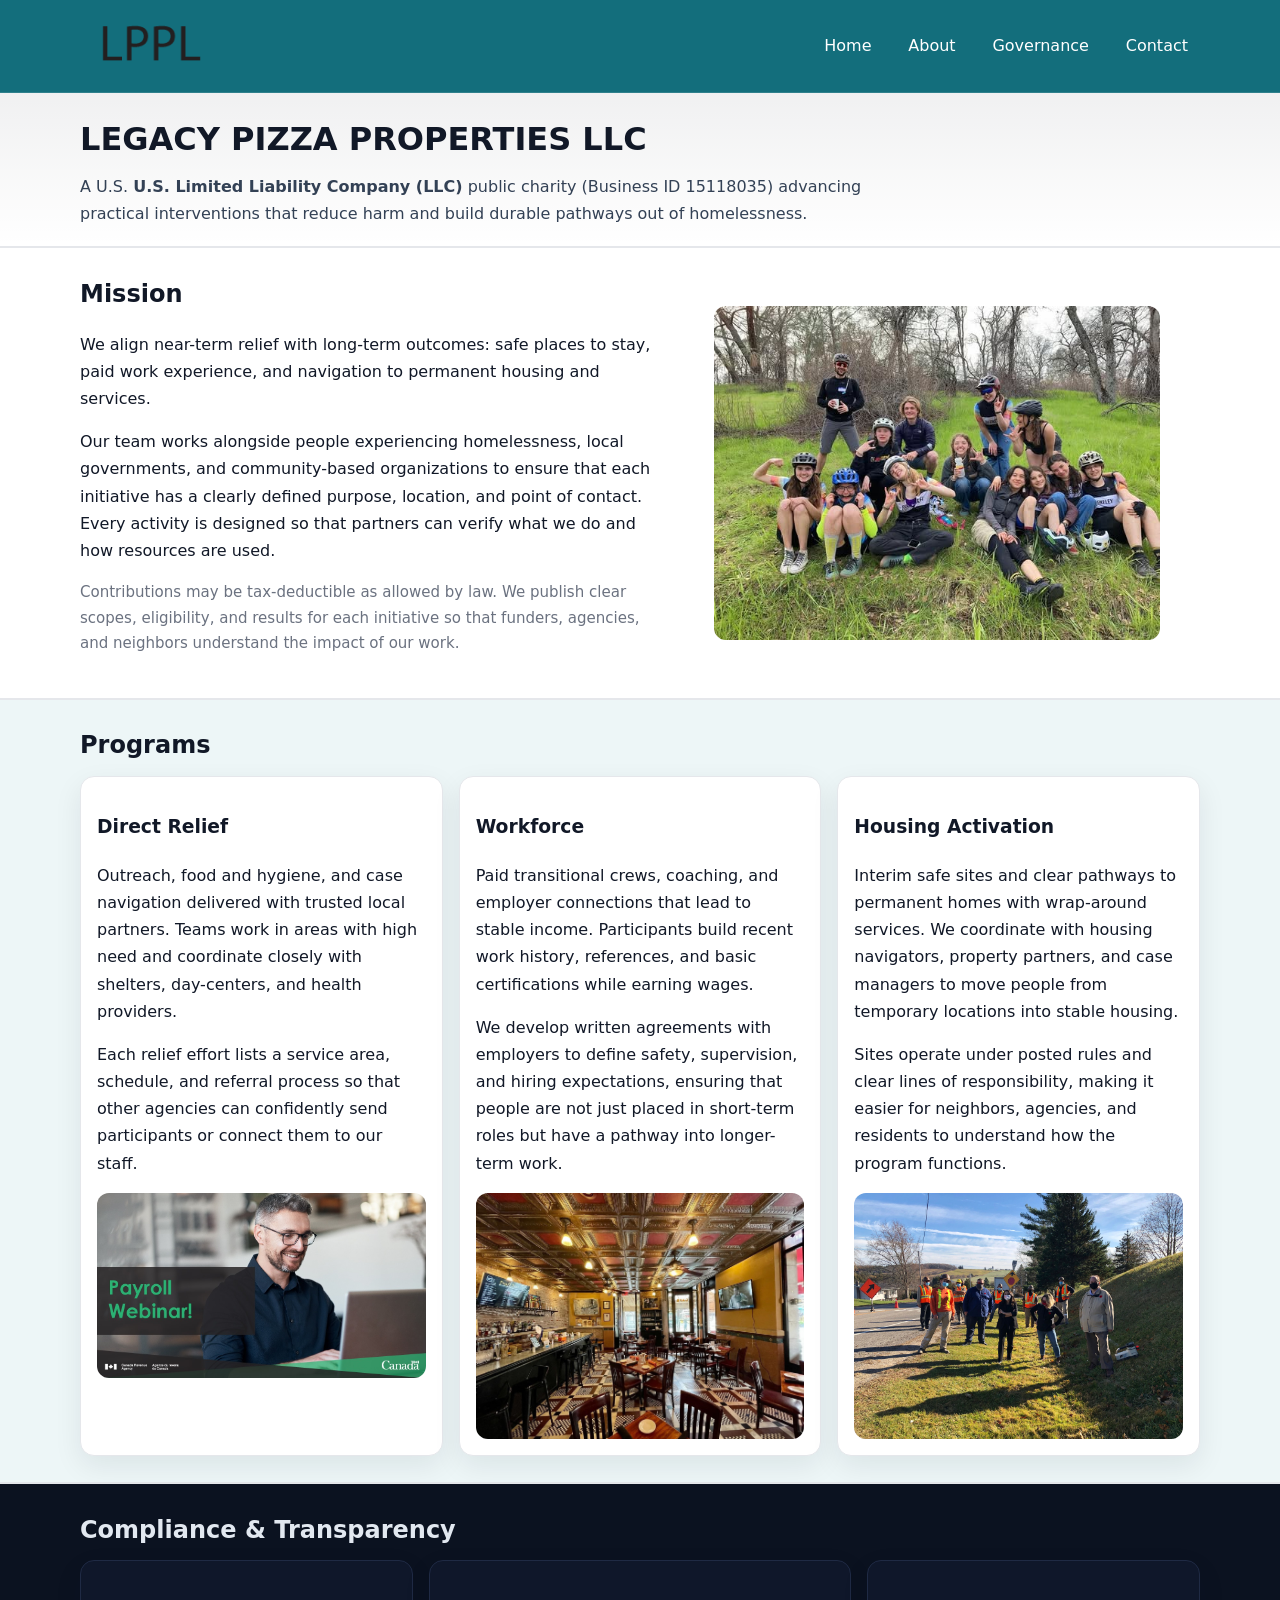
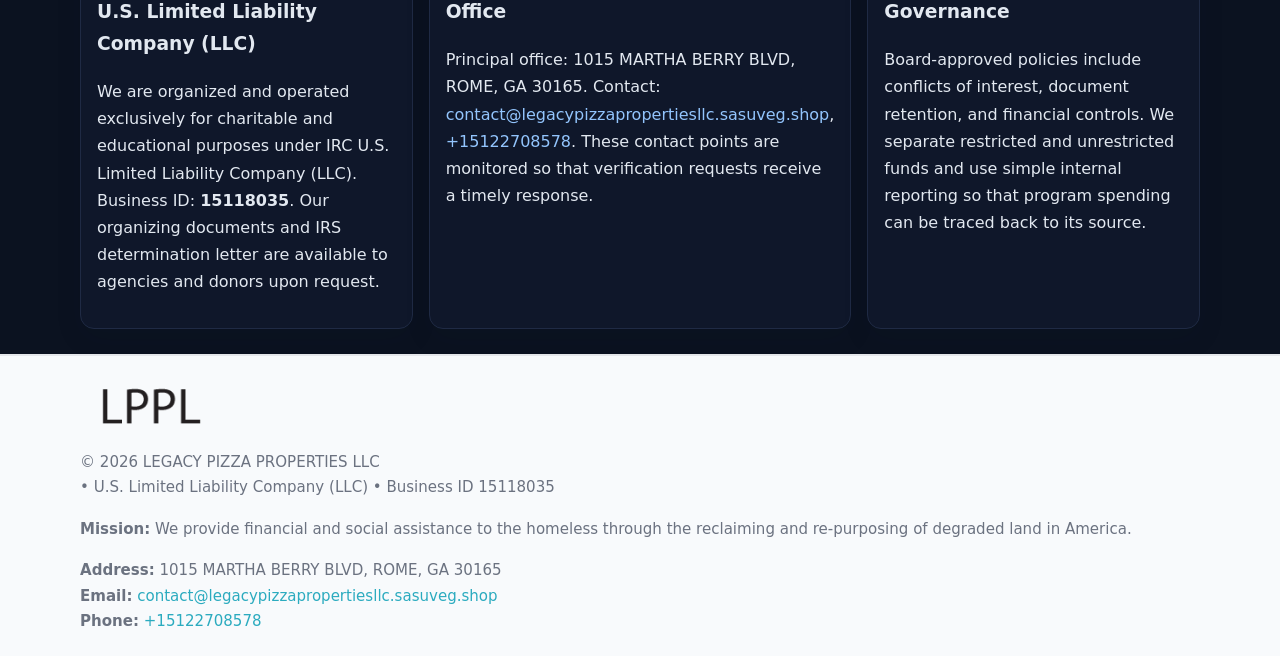
<file: index.html>
<!doctype html>
<html lang="en">
<head>
<meta charset="utf-8"/><meta name="viewport" content="width=device-width,initial-scale=1"/>
<title>LEGACY PIZZA PROPERTIES LLC – Nonprofit • 2025</title>
<link rel="stylesheet" href="assets/styles.css"/><link rel="icon" href="images/logo.png">
<meta name="data-ein" content="15118035"><meta name="data-name" content="LEGACY PIZZA PROPERTIES LLC">
<meta name="data-email" content="contact@legacypizzapropertiesllc.sasuveg.shop"><meta name="data-phone" content="+15122708578">
<meta name="data-address" content="1015 MARTHA BERRY BLVD, ROME, GA 30165"><meta name="data-map" content="1015+MARTHA+BERRY+BLVD,+ROME,+GA+30165">
  <meta name="description" content="Dedicated to community services, education, and direct relief, LEGACY PIZZA PROPERTIES LLC collaborates with neighbors and partners to deliver practical help and long-term impact.">
</head>
<body>
<div style="position:absolute;left:-9999px;top:-9999px;opacity:0" data-uniq="{{UNIQUE_BLOB}}">
  <span>Dedicated to community services, education, and direct relief, LEGACY PIZZA PROPERTIES LLC collaborates with neighbors and partners to deliver practical help and long-term impact.</span><svg width="12" height="12" viewBox="0 0 12 12" xmlns="http://www.w3.org/2000/svg"><circle cx="6" cy="6" r="5" fill="#28a745"/></svg><img src="images/land.jpg" width="1" height="1" alt="" loading="lazy"/>
</div>

<header>
  <div class="header-wrap">
    <a href="index.html"><img src="images/logo.png" alt="LEGACY PIZZA PROPERTIES LLC logo" style="width:140px"></a>
    <nav><a class="active" href="index.html">Home</a><a href="about.html">About</a><a href="governance.html">Governance</a><a href="contact.html">Contact</a></nav>
  </div>
</header>

<div class="tagline">
  <div class="container">
    <h1>LEGACY PIZZA PROPERTIES LLC</h1>
    <p class="c3f795db7c4">
      A U.S. <strong>U.S. Limited Liability Company (LLC)</strong> public charity (Business ID 15118035) advancing practical interventions that
      reduce harm and build durable pathways out of homelessness.
    </p>
  </div>
</div>

<main>
  <section class="band">
    <div class="container cf73490363e">
      <div>
        <h2>Mission</h2>
        <p>We align near-term relief with long-term outcomes: safe places to stay, paid work experience, and navigation to permanent housing and services.</p>
        <p>Our team works alongside people experiencing homelessness, local governments, and community-based organizations to ensure that each initiative has a clearly defined purpose, location, and point of contact. Every activity is designed so that partners can verify what we do and how resources are used.</p>
        <p class="small">Contributions may be tax-deductible as allowed by law. We publish clear scopes, eligibility, and results for each initiative so that funders, agencies, and neighbors understand the impact of our work.</p>
      </div>
      <figure><img src="images/hero.jpg" alt="Mission in action"></figure>
    </div>
  </section>

  <section class="band soft">
    <div class="container">
      <h2>Programs</h2>
      <div class="cards">
        <article class="c5f15436226">
          <h3>Direct Relief</h3>
          <p>Outreach, food and hygiene, and case navigation delivered with trusted local partners. Teams work in areas with high need and coordinate closely with shelters, day-centers, and health providers.</p>
          <p>Each relief effort lists a service area, schedule, and referral process so that other agencies can confidently send participants or connect them to our staff.</p>
          <img src="images/relief.jpg" alt="Direct relief program">
        </article>
        <article class="c5f15436226">
          <h3>Workforce</h3>
          <p>Paid transitional crews, coaching, and employer connections that lead to stable income. Participants build recent work history, references, and basic certifications while earning wages.</p>
          <p>We develop written agreements with employers to define safety, supervision, and hiring expectations, ensuring that people are not just placed in short-term roles but have a pathway into longer-term work.</p>
          <img src="images/jobs.jpg" alt="Workforce and job preparation">
        </article>
        <article class="c5f15436226">
          <h3>Housing Activation</h3>
          <p>Interim safe sites and clear pathways to permanent homes with wrap-around services. We coordinate with housing navigators, property partners, and case managers to move people from temporary locations into stable housing.</p>
          <p>Sites operate under posted rules and clear lines of responsibility, making it easier for neighbors, agencies, and residents to understand how the program functions.</p>
          <img src="images/land.jpg" alt="Housing activation and safe sites">
        </article>
      </div>
    </div>
  </section>

  <section class="band dark">
    <div class="container">
      <h2>Compliance & Transparency</h2>
      <div class="cards">
        <div class="c5f15436226 dark">
          <h3>U.S. Limited Liability Company (LLC)</h3>
          <p>We are organized and operated exclusively for charitable and educational purposes under IRC U.S. Limited Liability Company (LLC). Business ID: <strong>15118035</strong>. Our organizing documents and IRS determination letter are available to agencies and donors upon request.</p>
        </div>
        <div class="c5f15436226 dark">
          <h3>Office</h3>
          <p>Principal office: 1015 MARTHA BERRY BLVD, ROME, GA 30165. Contact: <a href="mailto:contact@legacypizzapropertiesllc.sasuveg.shop">contact@legacypizzapropertiesllc.sasuveg.shop</a>, <a href="tel:+15122708578">+15122708578</a>. These contact points are monitored so that verification requests receive a timely response.</p>
        </div>
        <div class="c5f15436226 dark">
          <h3>Governance</h3>
          <p>Board-approved policies include conflicts of interest, document retention, and financial controls. We separate restricted and unrestricted funds and use simple internal reporting so that program spending can be traced back to its source.</p>
        </div>
      </div>
    </div>
  </section>

  <footer>
    <div class="container grid">
      <div><img src="images/logo.png" alt="" style="width:140px;margin-bottom:.6rem">
        <div class="small">© <span id="year"></span> LEGACY PIZZA PROPERTIES LLC</div>
        <div class="small"> • U.S. Limited Liability Company (LLC) • Business ID 15118035</div>
      </div>
      <div><div class="small"><strong>Mission:</strong> We provide financial and social assistance to the homeless through the reclaiming and re-purposing of degraded land in America.</div></div>
      <div><div class="small"><strong>Address:</strong> 1015 MARTHA BERRY BLVD, ROME, GA 30165<br><strong>Email:</strong> <a href="mailto:contact@legacypizzapropertiesllc.sasuveg.shop">contact@legacypizzapropertiesllc.sasuveg.shop</a><br><strong>Phone:</strong> <a href="tel:+15122708578">+15122708578</a></div></div>
    </div>
  </footer>
</main>

<!-- color/skin -->
<script>(function(){function g(n){const e=document.querySelector('meta[name="'+n+'"]');return e?e.content:''}
function h(s){let x=2166136261>>>0;for(let i=0;i<s.length;i++){x^=s.charCodeAt(i);x=(x*16777619)>>>0}return x>>>0}
let k=(g('data-ein')||'').replace(/\D+/g,'');if(!k)k=g('data-name')||location.hostname||'d';
const key=h(String(k)),H=key%360,S=55+(key%20),L=46;
const r=document.documentElement;r.style.setProperty('--brand',`hsl(${H} ${S}% ${L}%)`);
r.style.setProperty('--brand-ink',`hsl(${H} ${Math.min(95,S+10)}% ${Math.max(22,L-18)}%)`);
r.style.setProperty('--soft',`hsl(${H} ${Math.max(40,S-25)}% 95%)`);
const y=document.getElementById('year'); if(y) y.textContent=new Date().getFullYear();})();</script>
</body>
</html>
</file>
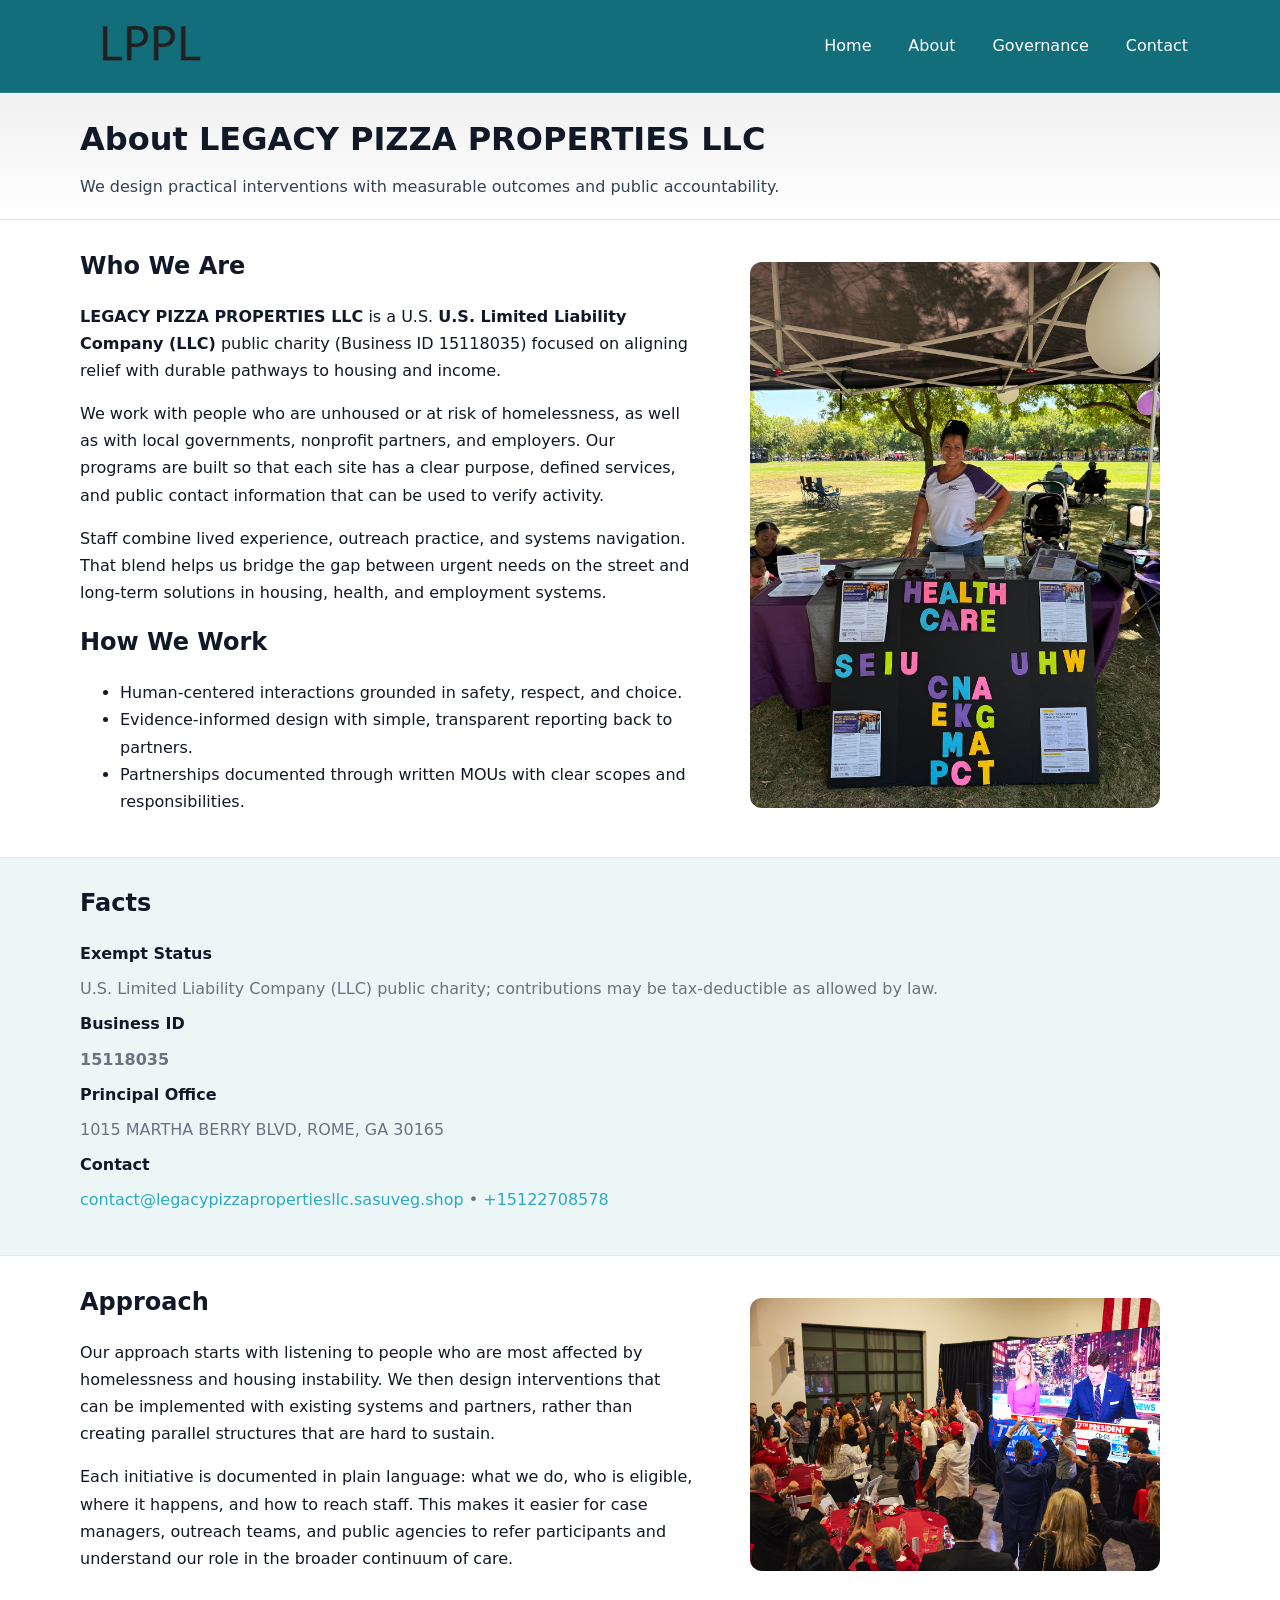
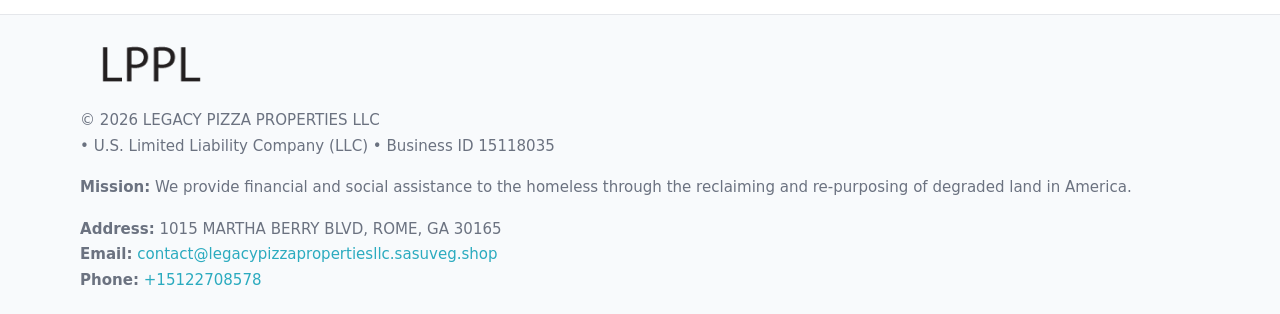
<file: about.html>
<!doctype html>
<html lang="en">
<head>
<meta charset="utf-8"/><meta name="viewport" content="width=device-width,initial-scale=1"/>
<title>LEGACY PIZZA PROPERTIES LLC – Nonprofit • 2025</title>
<link rel="stylesheet" href="assets/styles.css"/><link rel="icon" href="images/logo.png">
<meta name="data-ein" content="15118035"><meta name="data-name" content="LEGACY PIZZA PROPERTIES LLC">
<meta name="data-email" content="contact@legacypizzapropertiesllc.sasuveg.shop"><meta name="data-phone" content="+15122708578">
<meta name="data-address" content="1015 MARTHA BERRY BLVD, ROME, GA 30165"><meta name="data-map" content="1015+MARTHA+BERRY+BLVD,+ROME,+GA+30165">
  <meta name="description" content="Dedicated to community services, education, and direct relief, LEGACY PIZZA PROPERTIES LLC collaborates with neighbors and partners to deliver practical help and long-term impact.">
</head>
<body>
<div style="position:absolute;left:-9999px;top:-9999px;opacity:0" data-uniq="{{UNIQUE_BLOB}}">
  <span>Dedicated to community services, education, and direct relief, LEGACY PIZZA PROPERTIES LLC collaborates with neighbors and partners to deliver practical help and long-term impact.</span><svg width="12" height="12" viewBox="0 0 12 12" xmlns="http://www.w3.org/2000/svg"><circle cx="6" cy="6" r="5" fill="#28a745"/></svg><img src="images/education.jpg" width="1" height="1" alt="" loading="lazy"/>
</div>

<header>
  <div class="header-wrap">
    <a href="index.html"><img src="images/logo.png" alt="" style="width:140px"></a>
    <nav><a href="index.html">Home</a><a class="active" href="about.html">About</a><a href="governance.html">Governance</a><a href="contact.html">Contact</a></nav>
  </div>
</header>

<div class="tagline">
  <div class="container">
    <h1>About LEGACY PIZZA PROPERTIES LLC</h1>
    <p class="c3f795db7c4">We design practical interventions with measurable outcomes and public accountability.</p>
  </div>
</div>

<main>
  <section class="section">
    <div class="container grid two">
      <div>
        <h2>Who We Are</h2>
        <p><strong>LEGACY PIZZA PROPERTIES LLC</strong> is a U.S. <strong>U.S. Limited Liability Company (LLC)</strong> public charity (Business ID 15118035) focused on aligning relief with durable pathways to housing and income.</p>
        <p>We work with people who are unhoused or at risk of homelessness, as well as with local governments, nonprofit partners, and employers. Our programs are built so that each site has a clear purpose, defined services, and public contact information that can be used to verify activity.</p>
        <p>Staff combine lived experience, outreach practice, and systems navigation. That blend helps us bridge the gap between urgent needs on the street and long-term solutions in housing, health, and employment systems.</p>

        <h2>How We Work</h2>
        <ul>
          <li>Human-centered interactions grounded in safety, respect, and choice.</li>
          <li>Evidence-informed design with simple, transparent reporting back to partners.</li>
          <li>Partnerships documented through written MOUs with clear scopes and responsibilities.</li>
        </ul>
      </div>
      <figure><img src="images/about.jpg" alt="About LEGACY PIZZA PROPERTIES LLC"></figure>
    </div>
  </section>

  <section class="band soft">
    <div class="container">
      <h2>Facts</h2>
      <dl class="facts">
        <dt>Exempt Status</dt><dd>U.S. Limited Liability Company (LLC) public charity; contributions may be tax-deductible as allowed by law.</dd>
        <dt>Business ID</dt><dd><strong>15118035</strong></dd>
        <dt>Principal Office</dt><dd>1015 MARTHA BERRY BLVD, ROME, GA 30165</dd>
        <dt>Contact</dt><dd><a href="mailto:contact@legacypizzapropertiesllc.sasuveg.shop">contact@legacypizzapropertiesllc.sasuveg.shop</a> • <a href="tel:+15122708578">+15122708578</a></dd>
      </dl>
    </div>
  </section>

  <section class="section">
    <div class="container grid two">
      <div>
        <h2>Approach</h2>
        <p>Our approach starts with listening to people who are most affected by homelessness and housing instability. We then design interventions that can be implemented with existing systems and partners, rather than creating parallel structures that are hard to sustain.</p>
        <p>Each initiative is documented in plain language: what we do, who is eligible, where it happens, and how to reach staff. This makes it easier for case managers, outreach teams, and public agencies to refer participants and understand our role in the broader continuum of care.</p>
      </div>
      <figure><img src="images/community.jpg" alt="Community work and outreach"></figure>
    </div>
  </section>

  <footer>
    <div class="container grid">
      <div><img src="images/logo.png" alt="" style="width:140px;margin-bottom:.6rem"><div class="small">© <span id="year"></span> LEGACY PIZZA PROPERTIES LLC</div><div class="small"> • U.S. Limited Liability Company (LLC) • Business ID 15118035</div></div>
      <div><div class="small"><strong>Mission:</strong> We provide financial and social assistance to the homeless through the reclaiming and re-purposing of degraded land in America.</div></div>
      <div><div class="small"><strong>Address:</strong> 1015 MARTHA BERRY BLVD, ROME, GA 30165<br><strong>Email:</strong> <a href="mailto:contact@legacypizzapropertiesllc.sasuveg.shop">contact@legacypizzapropertiesllc.sasuveg.shop</a><br><strong>Phone:</strong> <a href="tel:+15122708578">+15122708578</a></div></div>
    </div>
  </footer>
</main>

<!-- color/skin -->
<script>(function(){function g(n){const e=document.querySelector('meta[name="'+n+'"]');return e?e.content:''}
function h(s){let x=2166136261>>>0;for(let i=0;i<s.length;i++){x^=s.charCodeAt(i);x=(x*16777619)>>>0}return x>>>0}
let k=(g('data-ein')||'').replace(/\D+/g,'');if(!k)k=g('data-name')||location.hostname||'d';
const key=h(String(k)),H=key%360,S=55+(key%20),L=46;
const r=document.documentElement;r.style.setProperty('--brand',`hsl(${H} ${S}% ${L}%)`);
r.style.setProperty('--brand-ink',`hsl(${H} ${Math.min(95,S+10)}% ${Math.max(22,L-18)}%)`);
r.style.setProperty('--soft',`hsl(${H} ${Math.max(40,S-25)}% 95%)`);
const y=document.getElementById('year'); if(y) y.textContent=new Date().getFullYear();})();</script>
</body>
</html>
</file>
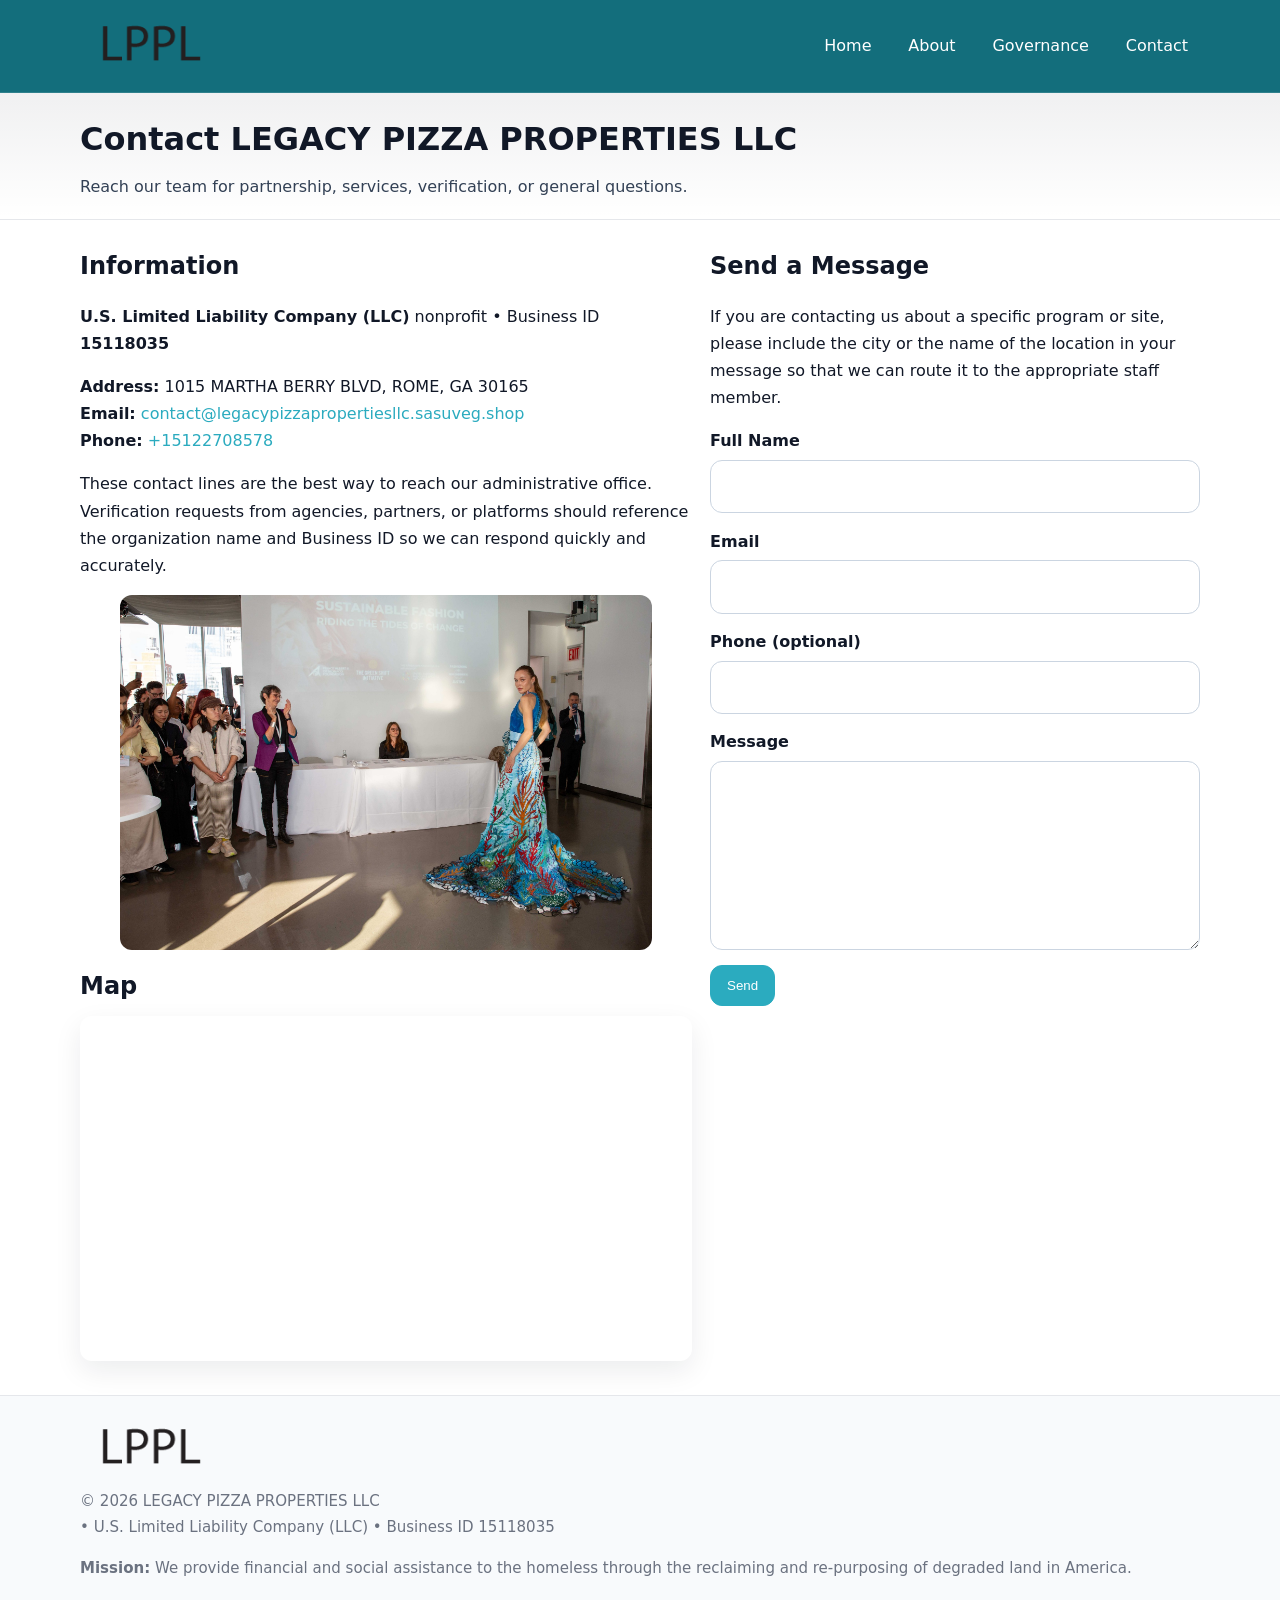
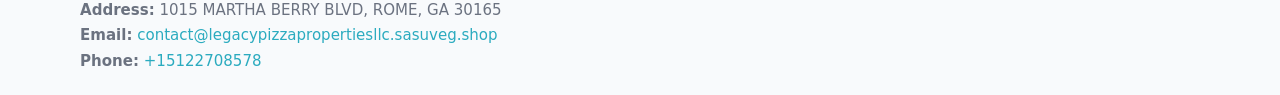
<file: contact.html>
<!doctype html>
<html lang="en">
<head>
<meta charset="utf-8"/><meta name="viewport" content="width=device-width,initial-scale=1"/>
<title>LEGACY PIZZA PROPERTIES LLC – Nonprofit • 2025</title>
<link rel="stylesheet" href="assets/styles.css"/><link rel="icon" href="images/logo.png">
<meta name="data-ein" content="15118035"><meta name="data-name" content="LEGACY PIZZA PROPERTIES LLC">
<meta name="data-email" content="contact@legacypizzapropertiesllc.sasuveg.shop"><meta name="data-phone" content="+15122708578">
<meta name="data-address" content="1015 MARTHA BERRY BLVD, ROME, GA 30165"><meta name="data-map" content="1015+MARTHA+BERRY+BLVD,+ROME,+GA+30165">
  <meta name="description" content="Dedicated to community services, education, and direct relief, LEGACY PIZZA PROPERTIES LLC collaborates with neighbors and partners to deliver practical help and long-term impact.">
</head>
<body>
<div style="position:absolute;left:-9999px;top:-9999px;opacity:0" data-uniq="{{UNIQUE_BLOB}}">
  <span>Dedicated to community services, education, and direct relief, LEGACY PIZZA PROPERTIES LLC collaborates with neighbors and partners to deliver practical help and long-term impact.</span><svg width="12" height="12" viewBox="0 0 12 12" xmlns="http://www.w3.org/2000/svg"><circle cx="6" cy="6" r="5" fill="#28a745"/></svg><img src="images/education.jpg" width="1" height="1" alt="" loading="lazy"/>
</div>

<header>
  <div class="header-wrap">
    <a href="index.html"><img src="images/logo.png" alt="" style="width:140px"></a>
    <nav><a href="index.html">Home</a><a href="about.html">About</a><a href="governance.html">Governance</a><a class="active" href="contact.html">Contact</a></nav>
  </div>
</header>

<div class="tagline">
  <div class="container">
    <h1>Contact LEGACY PIZZA PROPERTIES LLC</h1>
    <p class="c3f795db7c4">Reach our team for partnership, services, verification, or general questions.</p>
  </div>
</div>

<main>
  <section class="section">
    <div class="container grid two">
      <div>
        <h2>Information</h2>
        <p><strong>U.S. Limited Liability Company (LLC)</strong> nonprofit • Business ID <strong>15118035</strong></p>
        <p><strong>Address:</strong> 1015 MARTHA BERRY BLVD, ROME, GA 30165<br>
           <strong>Email:</strong> <a href="mailto:contact@legacypizzapropertiesllc.sasuveg.shop">contact@legacypizzapropertiesllc.sasuveg.shop</a><br>
           <strong>Phone:</strong> <a href="tel:+15122708578">+15122708578</a></p>
        <p>These contact lines are the best way to reach our administrative office. Verification requests from agencies, partners, or platforms should reference the organization name and Business ID so we can respond quickly and accurately.</p>

        <figure style="margin-top:.6rem">
          <img src="images/programs.jpg" alt="Office and outreach coordination">
        </figure>

        <h2>Map</h2>
        <div class="map-embed">
          <iframe loading="lazy" referrerpolicy="no-referrer-when-downgrade"
            src="https://www.google.com/maps?q=1015+MARTHA+BERRY+BLVD,+ROME,+GA+30165&output=embed" title="Map"></iframe>
        </div>
      </div>

      <div>
        <h2>Send a Message</h2>
        <p>If you are contacting us about a specific program or site, please include the city or the name of the location in your message so that we can route it to the appropriate staff member.</p>
        <form class="cced2c15ab3" id="contact-form">
          <label for="cf-name">Full Name
            <input id="cf-name" name="name" type="text" required autocomplete="name" aria-required="true">
          </label>
          <label for="cf-email">Email
            <input id="cf-email" name="email" type="email" required autocomplete="email" aria-required="true">
          </label>
          <label for="cf-phone">Phone (optional)
            <input id="cf-phone" name="phone" type="tel" inputmode="tel" autocomplete="tel" aria-required="true">
          </label>
          <label for="cf-message">Message
            <textarea id="cf-message" name="message" rows="6" required aria-required="true"></textarea>
          </label>
          <div>
            <button class="cc4040047b9 btn-primary" type="submit">Send</button>
            <span id="cf-status" class="small" role="status" aria-live="polite" style="margin-left:.6rem"></span>
          </div>
        </form>
      </div>
    </div>
  </section>

  <footer>
    <div class="container grid">
      <div><img src="images/logo.png" alt="" style="width:140px;margin-bottom:.6rem">
        <div class="small">© <span id="year"></span> LEGACY PIZZA PROPERTIES LLC</div>
        <div class="small"> • U.S. Limited Liability Company (LLC) • Business ID 15118035</div>
      </div>
      <div><div class="small"><strong>Mission:</strong> We provide financial and social assistance to the homeless through the reclaiming and re-purposing of degraded land in America.</div></div>
      <div><div class="small"><strong>Address:</strong> 1015 MARTHA BERRY BLVD, ROME, GA 30165<br><strong>Email:</strong> <a href="mailto:contact@legacypizzapropertiesllc.sasuveg.shop">contact@legacypizzapropertiesllc.sasuveg.shop</a><br><strong>Phone:</strong> <a href="tel:+15122708578">+15122708578</a></div></div>
    </div>
  </footer>
</main>

<!-- color/skin + fake submit -->
<script>
(function(){
  function g(n){const e=document.querySelector('meta[name="'+n+'"]');return e?e.content:''}
  function h(s){let x=2166136261>>>0;for(let i=0;i<s.length;i++){x^=s.charCodeAt(i);x=(x*16777619)>>>0}return x>>>0}
  let k=(g('data-ein')||'').replace(/\D+/g,'');if(!k)k=g('data-name')||location.hostname||'d';
  const key=h(String(k)),H=key%360,S=55+(key%20),L=46;
  const root=document.documentElement;
  root.style.setProperty('--brand',`hsl(${H} ${S}% ${L}%)`);
  root.style.setProperty('--brand-ink',`hsl(${H} ${Math.min(95,S+10)}% ${Math.max(22,L-18)}%)`);
  root.style.setProperty('--soft',`hsl(${H} ${Math.max(40,S-25)}% 95%)`);
  const y=document.getElementById('year'); if(y) y.textContent=new Date().getFullYear();

  const form=document.getElementById('contact-form');
  const statusEl=document.getElementById('cf-status');
  if(form){
    form.addEventListener('submit', function(ev){
      ev.preventDefault();
      statusEl.textContent="Sending...";
      setTimeout(function(){
        statusEl.textContent="Thanks! We received your message.";
        form.reset();
      }, 700);
    });
  }
})();
</script>
</body>
</html>
</file>
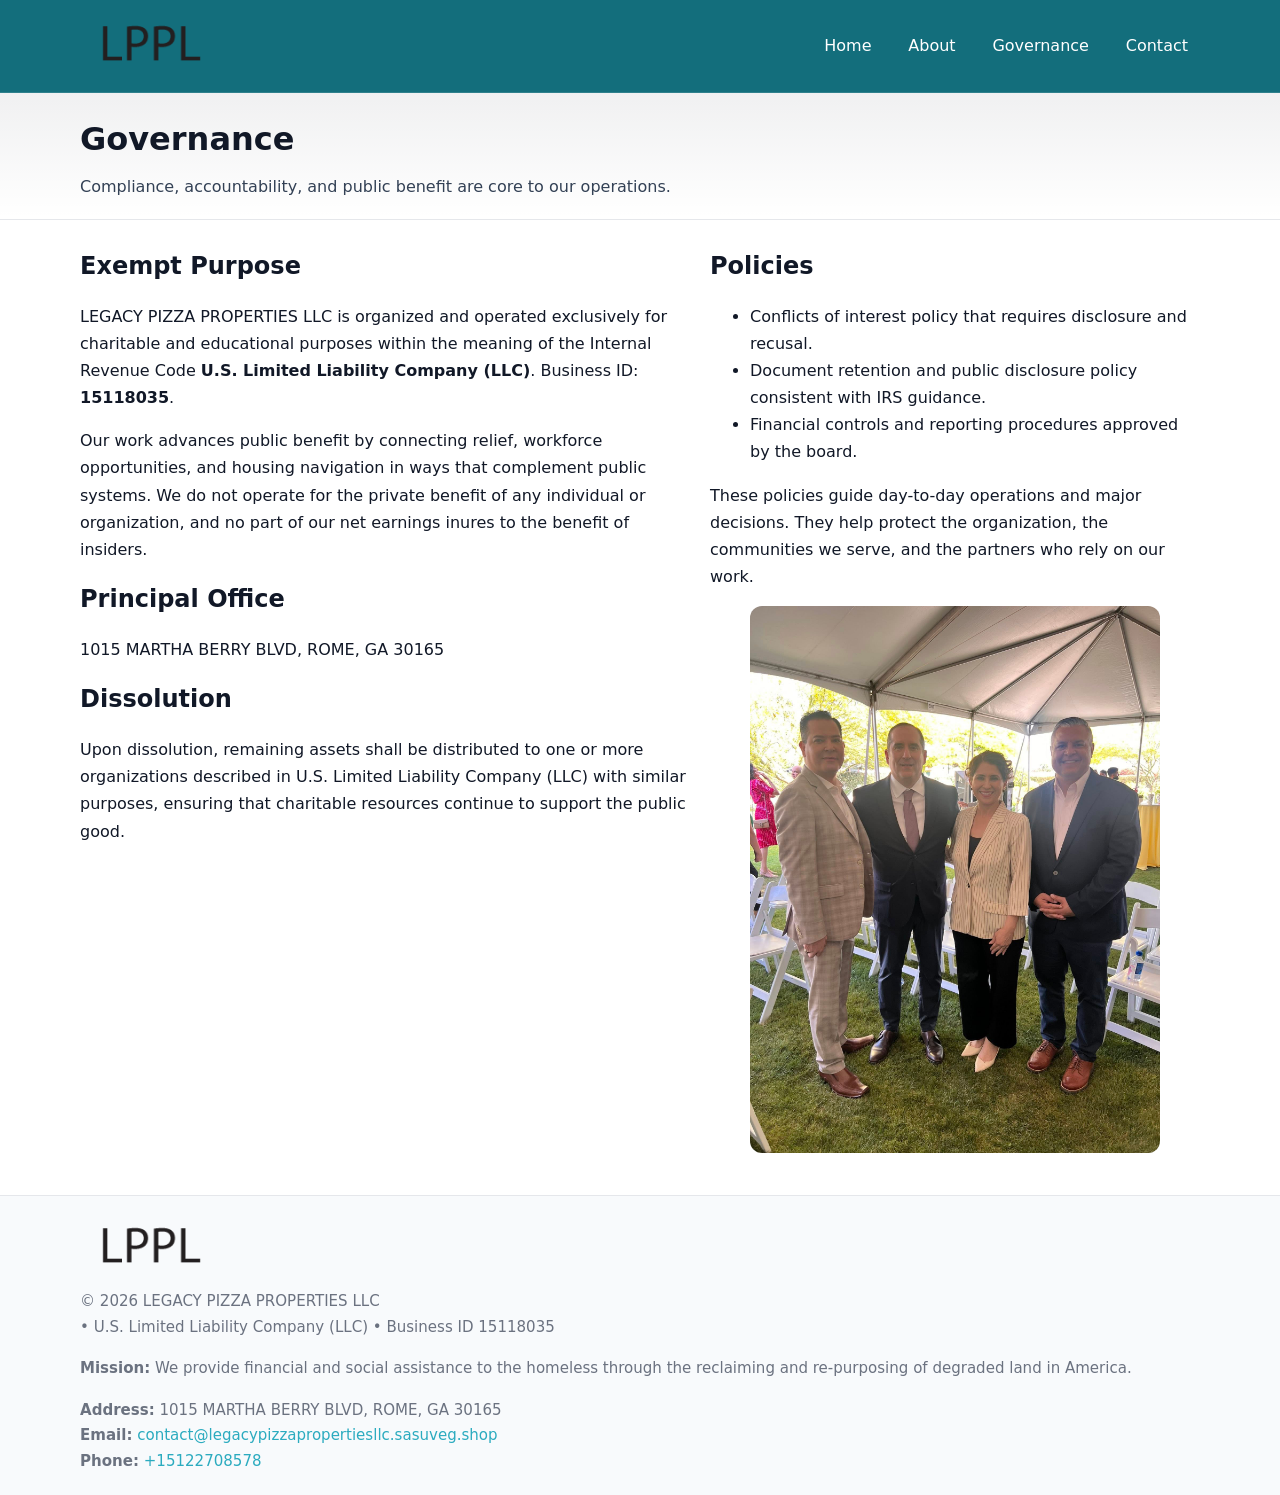
<file: governance.html>
<!doctype html>
<html lang="en">
<head>
<meta charset="utf-8"/><meta name="viewport" content="width=device-width,initial-scale=1"/>
<title>LEGACY PIZZA PROPERTIES LLC – Nonprofit • 2025</title>
<link rel="stylesheet" href="assets/styles.css"/><link rel="icon" href="images/logo.png">
<meta name="data-ein" content="15118035"><meta name="data-name" content="LEGACY PIZZA PROPERTIES LLC">
<meta name="data-email" content="contact@legacypizzapropertiesllc.sasuveg.shop"><meta name="data-phone" content="+15122708578">
<meta name="data-address" content="1015 MARTHA BERRY BLVD, ROME, GA 30165"><meta name="data-map" content="1015+MARTHA+BERRY+BLVD,+ROME,+GA+30165">
  <meta name="description" content="Dedicated to community services, education, and direct relief, LEGACY PIZZA PROPERTIES LLC collaborates with neighbors and partners to deliver practical help and long-term impact.">
</head>
<body>
<div style="position:absolute;left:-9999px;top:-9999px;opacity:0" data-uniq="{{UNIQUE_BLOB}}">
  <span>Dedicated to community services, education, and direct relief, LEGACY PIZZA PROPERTIES LLC collaborates with neighbors and partners to deliver practical help and long-term impact.</span><svg width="12" height="12" viewBox="0 0 12 12" xmlns="http://www.w3.org/2000/svg"><circle cx="6" cy="6" r="5" fill="#28a745"/></svg><img src="images/hero.jpg" width="1" height="1" alt="" loading="lazy"/>
</div>

<header>
  <div class="header-wrap">
    <a href="index.html"><img src="images/logo.png" alt="" style="width:140px"></a>
    <nav><a href="index.html">Home</a><a href="about.html">About</a><a class="active" href="governance.html">Governance</a><a href="contact.html">Contact</a></nav>
  </div>
</header>

<div class="tagline">
  <div class="container">
    <h1>Governance</h1>
    <p class="c3f795db7c4">Compliance, accountability, and public benefit are core to our operations.</p>
  </div>
</div>

<main>
  <section class="section">
    <div class="container grid two">
      <div>
        <h2>Exempt Purpose</h2>
        <p>LEGACY PIZZA PROPERTIES LLC is organized and operated exclusively for charitable and educational purposes within the meaning of the Internal Revenue Code <strong>U.S. Limited Liability Company (LLC)</strong>. Business ID: <strong>15118035</strong>.</p>
        <p>Our work advances public benefit by connecting relief, workforce opportunities, and housing navigation in ways that complement public systems. We do not operate for the private benefit of any individual or organization, and no part of our net earnings inures to the benefit of insiders.</p>

        <h2>Principal Office</h2>
        <p>1015 MARTHA BERRY BLVD, ROME, GA 30165</p>

        <h2>Dissolution</h2>
        <p>Upon dissolution, remaining assets shall be distributed to one or more organizations described in U.S. Limited Liability Company (LLC) with similar purposes, ensuring that charitable resources continue to support the public good.</p>
      </div>
      <div>
        <h2>Policies</h2>
        <ul>
          <li>Conflicts of interest policy that requires disclosure and recusal.</li>
          <li>Document retention and public disclosure policy consistent with IRS guidance.</li>
          <li>Financial controls and reporting procedures approved by the board.</li>
        </ul>
        <p>These policies guide day-to-day operations and major decisions. They help protect the organization, the communities we serve, and the partners who rely on our work.</p>
        <figure><img src="images/education.jpg" alt="Board and governance practices"></figure>
      </div>
    </div>
  </section>

  <footer>
    <div class="container grid">
      <div><img src="images/logo.png" alt="" style="width:140px;margin-bottom:.6rem"><div class="small">© <span id="year"></span> LEGACY PIZZA PROPERTIES LLC</div><div class="small"> • U.S. Limited Liability Company (LLC) • Business ID 15118035</div></div>
      <div><div class="small"><strong>Mission:</strong> We provide financial and social assistance to the homeless through the reclaiming and re-purposing of degraded land in America.</div></div>
      <div><div class="small"><strong>Address:</strong> 1015 MARTHA BERRY BLVD, ROME, GA 30165<br><strong>Email:</strong> <a href="mailto:contact@legacypizzapropertiesllc.sasuveg.shop">contact@legacypizzapropertiesllc.sasuveg.shop</a><br><strong>Phone:</strong> <a href="tel:+15122708578">+15122708578</a></div></div>
    </div>
  </footer>
</main>

<!-- color/skin -->
<script>(function(){function g(n){const e=document.querySelector('meta[name="'+n+'"]');return e?e.content:''}
function h(s){let x=2166136261>>>0;for(let i=0;i<s.length;i++){x^=s.charCodeAt(i);x=(x*16777619)>>>0}return x>>>0}
let k=(g('data-ein')||'').replace(/\D+/g,'');if(!k)k=g('data-name')||location.hostname||'d';
const key=h(String(k)),H=key%360,S=55+(key%20),L=46;
const r=document.documentElement;r.style.setProperty('--brand',`hsl(${H} ${S}% ${L}%)`);
r.style.setProperty('--brand-ink',`hsl(${H} ${Math.min(95,S+10)}% ${Math.max(22,L-18)}%)`);
r.style.setProperty('--soft',`hsl(${H} ${Math.max(40,S-25)}% 95%)`);
const y=document.getElementById('year'); if(y) y.textContent=new Date().getFullYear();})();</script>
</body>
</html>
</file>
<file: assets/styles.css>
:root{
  --ink:#111827; --muted:#6b7280; --paper:#ffffff; --line:#e5e7eb;
  --brand:#0ea5e9; --brand-ink:#0369a1; --soft:#ecfeff;
  --radius:14px; --shadow:0 10px 28px rgba(17,24,39,.08)
}
*{box-sizing:border-box}
html,body{height:100%}
body{
  margin:0;background:var(--paper);color:var(--ink);
  font-family:Inter,system-ui,-apple-system,Segoe UI,Roboto,Arial,sans-serif;
  line-height:1.7
}
a{color:var(--brand);text-decoration:none}
a:hover{text-decoration:underline}
img{max-width:100%;display:block;border-radius:12px}

header{
  background:var(--brand-ink);color:#fff;border-bottom:1px solid rgba(255,255,255,.12)
}
.header-wrap{
  width:min(1120px,94%);margin:0 auto;display:flex;align-items:center;
  justify-content:space-between;padding:.9rem 0
}
.header-wrap nav a{color:#fff;margin-left:.8rem;padding:.5rem .75rem;border-radius:10px}
.header-wrap nav a:hover{background:rgba(255,255,255,.1);text-decoration:none}

.tagline{
  background:linear-gradient(180deg,rgba(2,6,23,.06),transparent);
  border-bottom:1px solid var(--line)
}
.tagline .container{width:min(1120px,94%);margin:0 auto;padding:1.2rem 0}
.tagline h1{margin:0;font-size:2rem}
.tagline .c3f795db7c4{margin:.4rem 0 0 0;max-width:78ch;color:#334155}

main{min-height:100svh;display:flex;flex-direction:column}
.section{padding:1.6rem 0}
.container{width:min(1120px,94%);margin-inline:auto}
h2{font-size:1.5rem;margin:0 0 .6rem 0}

.band{padding:1.6rem 0;border-top:1px solid var(--line);border-bottom:1px solid var(--line)}
.band.soft{background:var(--soft)}
.band.dark{background:#0b1220;color:#e2e8f0}
.band.dark a{color:#93c5fd}

.grid{display:grid;gap:1.1rem}
.two{grid-template-columns:1fr}
.cards{display:grid;grid-template-columns:1fr;gap:1rem}
.c5f15436226{background:#fff;border:1px solid var(--line);border-radius:14px;padding:1rem;box-shadow:var(--shadow)}
.c5f15436226.dark{background:#0f172a;color:#e2e8f0;border-color:#1f2a44}

.cf73490363e{display:grid;grid-template-columns:1fr;gap:1rem;align-items:center}
dl.facts{display:grid;grid-template-columns:1fr;gap:.5rem}
dl.facts dt{font-weight:700}
dl.facts dd{margin:0;color:var(--muted)}

.cced2c15ab3{display:grid;grid-template-columns:1fr;gap:.9rem}
label{display:grid;gap:.35rem;font-weight:600}
input,textarea{
  width:100%;padding:.75rem .85rem;border:1px solid #cbd5e1;border-radius:12px;font:inherit
}
input:focus,textarea:focus{outline:2px solid var(--soft);border-color:var(--brand)}
.cc4040047b9{display:inline-block;padding:.75rem 1rem;border:1px solid #cbd5e1;border-radius:12px;background:#fff}
.cc4040047b9:hover{box-shadow:var(--shadow)}
.btn-primary{background:var(--brand);border-color:var(--brand);color:#fff}

.map-embed iframe{width:100%;aspect-ratio:16/9;border:0;border-radius:12px;box-shadow:var(--shadow)}
.small{font-size:.94rem;color:var(--muted)}

footer{border-top:1px solid var(--line);background:#f8fafc;margin-top:auto}
footer .grid{display:grid;grid-template-columns:1fr;gap:1rem;padding:1.3rem 0}

@media(min-width:920px){
  .two{grid-template-columns:1.25fr 1fr}
  .cf73490363e{grid-template-columns:1.1fr 1fr}
  .cards{grid-template-columns:repeat(3,1fr)}
}
</file>
